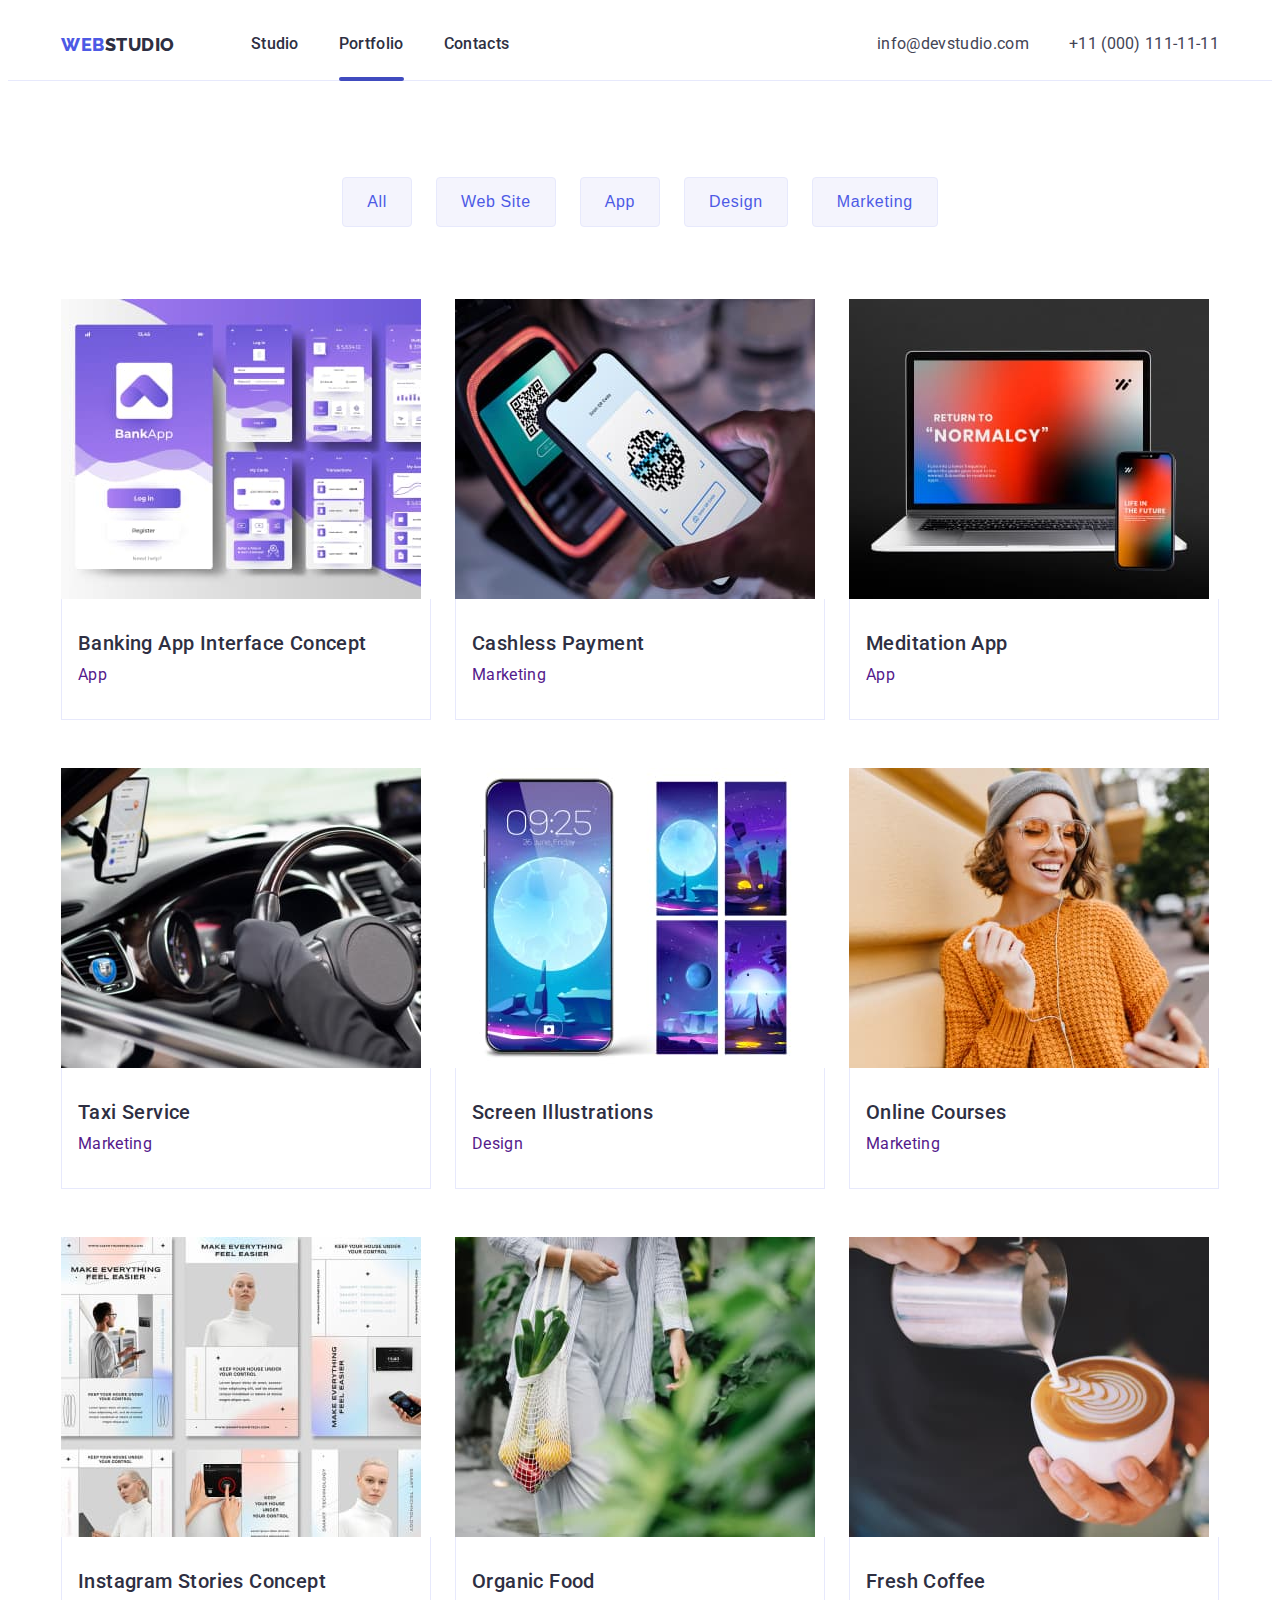
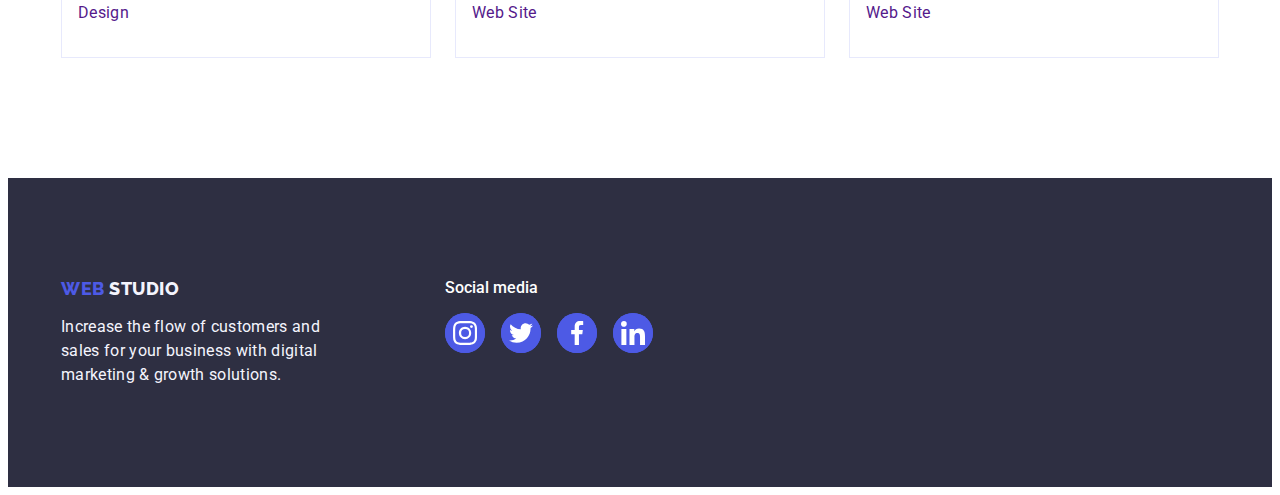
<file: portfolio.html>
<!DOCTYPE html>
<html lang="en">
  <head>
    <link rel="stylesheet" href="css/styles.css" />
    <link rel="preconnect" href="https://fonts.googleapis.com" />
    <link rel="preconnect" href="https://fonts.gstatic.com" crossorigin />
    <link
      href="https://fonts.googleapis.com/css2?family=Raleway:wght@800&family=Roboto:wght@400;500;700;900&display=swap"
      rel="stylesheet"
    />
    <link rel="stylesheet" href="https://cdnjs.cloudflare.com/ajax/libs/modern-normalize/2.0.0/modern-normalize.min.css" integrity="sha512-4xo8blKMVCiXpTaLzQSLSw3KFOVPWhm/TRtuPVc4WG6kUgjH6J03IBuG7JZPkcWMxJ5huwaBpOpnwYElP/m6wg==" crossorigin="anonymous" referrerpolicy="no-referrer" />
    <meta charset="UTF-8" />
    <meta http-equiv="X-UA-Compatible" content="IE=edge" />
    <meta name="viewport" content="width=device-width, initial-scale=1.0" />
    <title>Portfolio - WebStudio</title>
  </head>

  <body>
    <header class="header-line">
      <div class="container top-line">
        <nav class="navigation">
          <a href="./index.html" class="logo">
            <span class="logo-accent">Web</span><span>Studio</span>
          </a>
          <ul class="top-menu">
            <li><a href="./index.html" class="nav-link link">Studio</a></li>
            <li>
              <a href="./portfolio.html" class="current-link nav-link link">Portfolio</a>
            </li>
            <li><a href="" class="nav-link link">Contacts</a></li>
          </ul>
        </nav>
        <address>
          <ul class="contacts">
            <li>
              <a href="mailto:info@devstudio.com" class="contact-link link"
                >info@devstudio.com</a
              >
            </li>
            <li>
              <a href="tel:+110001111111" class="contact-link link"
                >+11 (000) 111-11-11</a
              >
            </li>
          </ul>
        </address>
      </div>
    </header>

    <main>
        <section class="portfolio-section">
          <div class="container">
            <h1 class="visually-hidden"> Portfolio Page </h1>
              <ul class="filters">
                <li><button type="button" class="filter-button">All</button></li>
                <li><button type="button" class="filter-button">Web Site</button></li>
                <li><button type="button" class="filter-button">App</button></li>
                <li><button type="button" class="filter-button">Design</button></li>
                <li><button type="button" class="filter-button">Marketing</button></li>
              </ul>
            
          
            <ul class="projects-list">
              <li>
                <a href="" class="project-card">
                  <div class="project-image">
                <img class="img"
                  src="./images/portfolio1.jpg"
                  alt="screens of banking mobilephone aplication "
                  width="360"
                  height="300"
                />
                <div class="project-overlay">
                  <p>14 Stylish and User-Friendly App Design Concepts · Task Manager App · Calorie Tracker App · Exotic Fruit Ecommerce App · Cloud Storage App</p>
                </div>
                </div>
                <div class="card-description">
                  <h3 class="project-name">Banking App Interface Concept</h3>
                  <p class="project-type">App</p>
                </div>
                </a>
              </li>
              <li>
                <a href="" class="project-card">
                  <div class="project-image">
                <img class="img"
                  src="./images/portfolio2.jpg"
                  alt="payment by mobile phone"
                  width="360"
                  height="300"
                />
                <div class="project-overlay">
                  <p>14 Stylish and User-Friendly App Design Concepts · Task Manager App · Calorie Tracker App · Exotic Fruit Ecommerce App · Cloud Storage App</p>
                </div>
                </div>
                <div class="card-description">
                  <h3 class="project-name">Cashless Payment</h3>
                  <p class="project-type">Marketing</p>
                </div>
                </a>
              </li>
              <li>
                <a href="" class="project-card">
                  <div class="project-image">
                <img class="img"
                  src="./images/portfolio3.jpg"
                  alt="laptop and mobile phone with the same app on screen"
                  width="360"
                  height="300"
                />
                <div class="project-overlay">
                  <p>14 Stylish and User-Friendly App Design Concepts · Task Manager App · Calorie Tracker App · Exotic Fruit Ecommerce App · Cloud Storage App</p>
                </div>
                </div>
                <div class="card-description">
                  <h3 class="project-name">Meditation App</h3>
                  <p class="project-type">App</p>
                </div>
                </a>
              </li>
              <li>
                <a href="" class="project-card">
                  <div class="project-image">
                <img class="img"
                  src="./images/portfolio4.jpg"
                  alt="interior of car"
                  width="360"
                  height="300"
                />
                <div class="project-overlay">
                  <p>14 Stylish and User-Friendly App Design Concepts · Task Manager App · Calorie Tracker App · Exotic Fruit Ecommerce App · Cloud Storage App</p>
                </div>
                </div>
                <div class="card-description">
                  <h3 class="project-name">Taxi Service</h3>
                  <p class="project-type">Marketing</p>
                </div>
              </a>
              </li>
              <li>
                <a href="" class="project-card">
                  <div class="project-image">
                <img class="img"
                  src="./images/portfolio5.jpg"
                  alt="5 phone wallpapers"
                  width="360"
                  height="300"
                />
                <div class="project-overlay">
                  <p>14 Stylish and User-Friendly App Design Concepts · Task Manager App · Calorie Tracker App · Exotic Fruit Ecommerce App · Cloud Storage App</p>
                </div>
                </div>
                <div class="card-description">
                  <h3 class="project-name">Screen Illustrations</h3>
                  <p class="project-type">Design</p>
                </div>
              </a>
              </li>
              <li>
                <a href="" class="project-card">
                  <div class="project-image">
                <img class="img"
                  src="./images/portfolio6.jpg"
                  alt="happy woman look at the phone"
                  width="360"
                  height="300"
                />
                <div class="project-overlay">
                  <p>14 Stylish and User-Friendly App Design Concepts · Task Manager App · Calorie Tracker App · Exotic Fruit Ecommerce App · Cloud Storage App</p>
                </div>
                </div>
                <div class="card-description">
                  <h3 class="project-name">Online Courses</h3>
                  <p class="project-type">Marketing</p>
                </div>
              </a>
              </li>
              <li>
                <a href="" class="project-card">
                  <div class="project-image">
                <img class="img"
                  src="./images/portfolio7.jpg"
                  alt="some screenshots of instagram stories"
                  width="360"
                  height="300"
                />
                <div class="project-overlay">
                  <p>14 Stylish and User-Friendly App Design Concepts · Task Manager App · Calorie Tracker App · Exotic Fruit Ecommerce App · Cloud Storage App</p>
                </div>
                </div>
                <div class="card-description">
                  <h3 class="project-name">Instagram Stories Concept</h3>
                  <p class="project-type">Design</p>
                </div>
              </a>
              </li>
              <li>
                <a href="" class="project-card">
                  <div class="project-image">
                <img class="img"
                  src="images/portfolio8.jpg"
                  alt="fruit in a net held by a woman"
                  width="360"
                  height="300"
                />
                <div class="project-overlay">
                  <p>14 Stylish and User-Friendly App Design Concepts · Task Manager App · Calorie Tracker App · Exotic Fruit Ecommerce App · Cloud Storage App</p>
                </div>
                </div>
                <div class="card-description">
                  <h3 class="project-name">Organic Food</h3>
                  <p class="project-type">Web Site</p>
                </div>
              </a>
              </li>
              <li>
                <a href="" class="project-card">
                  <div class="project-image">
                <img class="img"
                  src="images/portfolio9.jpg"
                  alt="making a pattern on coffee close-up"
                  width="360"
                  height="300"
                />
                <div class="project-overlay">
                  <p>14 Stylish and User-Friendly App Design Concepts · Task Manager App · Calorie Tracker App · Exotic Fruit Ecommerce App · Cloud Storage App</p>
                </div>
                </div>
                <div class="card-description">
                  <h3 class="project-name">Fresh Coffee</h3>
                  <p class="project-type">Web Site</p>
                </div>
              </a>
              </li>
            </ul>
          </div>
          </section>
      
      </main>

      





      <footer class="footer-bg">
        <div class="container footer-wrapper">
          <div>
            <a href="./index.html" class="footer-logo">
              <span class="logo-accent">Web</span>
              <span class="logo-accent-white">Studio</span>
            </a>
            <p class="footer-slogan">
              Increase the flow of customers and sales for your business with
              digital marketing & growth solutions.
            </p>
          </div>
          <div class="footer-social">
            <span class="footer-social-title">Social media</span>
            <ul class="footer-social-icons">
              <li>
                  <a href="" class="social-icon-footer">
                      <svg width="24px" height="24px">
                          <use href="./images/icons.svg#icon-instagrambig"></use>
                      </svg>
                  </a>    
              </li>
              <li>
                  <a href="" class="social-icon-footer">
                      <svg width="24px" height="24px">
                          <use href="./images/icons.svg#icon-twitterbig"></use>
                      </svg>
                  </a>    
              </li>
              <li>
                  <a href="" class="social-icon-footer">
                      <svg width="24px" height="24px">
                          <use href="./images/icons.svg#icon-facebookbig"></use>
                      </svg>
                  </a>    
              </li>
              <li>
                  <a href="" class="social-icon-footer">
                      <svg width="24px" height="24px">
                          <use href="./images/icons.svg#icon-linkedinbig"></use>
                      </svg>
                  </a>    
              </li>
            </ul>
          </div>
        </div>
      </footer>
    
  </body>
  
  </html>
</file>
<file: css/styles.css>
body {
  font-family: "Roboto", sans-serif;
  color: var(--text);
  background-color: #ffffff;
  font-size: 16px;
  font-weight: 400;
}

:root {
  --dark: #2e2f42;
  --text: #434455;
  --primary-brand: #4d5ae5;
  --link-active: #404bbf;
  --white: #fff;
  --light: #f4f4fd;
  --cornflower: #e7e9fc;
  --button-shadow: rgba(0, 0, 0, 0.15);
  --portfolio-shadow: 0px 2px 1px 0px rgba(46, 47, 66, 0.08),
    0px 1px 1px 0px rgba(46, 47, 66, 0.16),
    0px 1px 6px 0px rgba(46, 47, 66, 0.08);
  --success: #31d0aa;
  --light-slate: #8e8f99;
  --dairy: #fcfcfc;
  --standard-animation: 250ms cubic-bezier(0.4, 0, 0.2, 1);
}

.link {
  text-decoration: none;
}

h1,
h2,
h3,
h4,
h5,
h6,
p{
  margin: 0;
}

button{
  cursor: pointer;
  border: none;
  border-radius: 4px;
}

ul,
ol{
  list-style: none;
  margin: 0;
  padding-left: 0;
}

a{
  text-decoration: none;
  /*color: inherit; */
}

.visually-hidden {
  position: absolute;
  width: 1px;
  height: 1px;
  margin: -1px;
  border: 0;
  padding: 0;
  
  white-space: nowrap;
  clip-path: inset(100%);
  clip: rect(0 0 0 0);
  overflow: hidden;
}


.logo {
  color: var(--dark);
  text-decoration: none;
  font-family: "Raleway";
  font-size: 18px;
  font-weight: 800;
  line-height: 1.17;
  letter-spacing: 0.54px;
  text-transform: uppercase;
  padding-top: 25.5px;
  padding-bottom: 25.5px;
}

.logo-accent {
  color: var(--primary-brand);
}

.top-menu {
  display: flex;
  gap: 40px;
  list-style-type: none;
  padding: 24px 0;
  margin: 0;
  margin-left: 76px;
}

.nav-link{
  color: var(--dark);
  font-size: 16px;
  font-weight: 500;
  line-height: 150%;
  letter-spacing: 0.32px;
  transition: color var(--standard-animation);
}

.link:hover,
.link:focus {
  color: var(--link-active);
}

.contacts {
  display: flex;
  gap: 40px;
  list-style-type: none;
  padding-left: 0;
  padding-top: 24px;
  padding-bottom: 24px;
  margin: 0;
}

.contact-link {
  font-style: normal;
  color: var(--text);
  font-size: 16px;
  line-height: 150%;
  letter-spacing: 0.32px;
  transition: color var(--standard-animation);
}

.hero-image {
  background-image: linear-gradient(to bottom, rgba(46, 47, 66, 0.7), rgba(46, 47, 66, 0.7)),    url('../images/people-office-1.jpg');
  background-size: cover;
  background-repeat: no-repeat; 
  padding-bottom: 188px;
  padding-top: 188px;
  text-align: center;
  max-width: 1400px;
  height: 600px;
  margin: 0 auto;
}

.title {
  color: var(--white);
  text-align: center;
  font-size: 56px;
  font-weight: 700;
  line-height: 107.143%;
  letter-spacing: 1.12px;
  margin: 0 auto;
  margin-bottom: 48px;
  width: 496px;
}

.hero-button {
  cursor: pointer;
  background: var(--primary-brand);
  color: var(--white);
  font-size: 16px;
  font-weight: 500;
  line-height: 150%;
  letter-spacing: 0.64px;
  font-style: "inherit";
  padding: 16px 32px;
  border-radius: 4px;
  box-shadow: 0px 4px 4px 0px var(--button-shadow);
  border: none;
  transition: color var(--standard-animation);
}

.hero-button:hover,
.hero-button:focus {
  background-color: var(--link-active);
}

.feature-list {
  display: flex;
  gap: 24px;
  list-style-type: none;
  margin: 0px;
  padding: 0px
}

.feature {
  color: var(--dark);
  font-size: 20px;
  font-weight: 500;
  line-height: 120%;
  letter-spacing: 0.4px;
  margin-bottom: 8px;
  margin-top: 0px;
}

.feature-description {
  font-size: 16px;
  line-height: 150%;
  letter-spacing: 0.32px;
  margin: 0px;
}

.spec-header {
  color: var(--dark);
  text-align: center;
  font-size: 36px;
  font-weight: 700;
  line-height: 111.111%;
  letter-spacing: 0.72px;
  text-transform: capitalize;
  margin: 0px;
  margin-bottom: 72px;
}

.team-header {
  color: var(--dark);
  text-align: center;
  font-size: 36px;
  font-weight: 700;
  line-height: 111.111%;
  letter-spacing: 0.72px;
  text-transform: capitalize;
  margin-bottom: 72px;
}

.header {
  color: var(--dark);
  text-align: center;
  font-size: 36px;
  font-weight: 700;
  line-height: 111.111%;
  letter-spacing: 0.72px;
  text-transform: capitalize;
  padding-top: 0px;
  padding: 24px 0;
}
.spec-list {
  display: flex;
  gap: 24px;
  justify-content: center;
  list-style-type: none;
  padding: 0;
  margin: 0;
}
.team-list {
  display: flex;
  gap: 24px;
  justify-content: center;
  list-style-type: none;
  margin: 0;
  padding: 0;
}
.team-box {
  background: var(--light);
  padding: 120px 0;
}

.team-social-icons{
  display: flex;
  gap: 24px;
  margin-top: 8px;
  justify-content: center;
}

.icons-wrapper{
background:#4D5AE5;
border-radius: 50%;
display: flex;
justify-content: center;
align-items: center;
width: 40px;
height: 40px;
fill: var(--light);

}


.worker-name {
  color: var(--dark);
  text-align: center;
  font-size: 20px;
  font-weight: 500;
  line-height: 120%;
  letter-spacing: 0.4px;
  padding: 0px;
  margin: 0;
  margin-bottom: 8px;
  
}

.work-name1{
  padding-top: 32px;
  padding-bottom: 32px;
}

.worker-description {
  text-align: center;
  font-size: 16px;
  line-height: 150%;
  letter-spacing: 0.32px;
  margin: 0;
}
.footer-bg {
  background: var(--dark);
  padding: 100px 0;
}
.logo-accent-white {
  color: var(--light);
}
.footer-slogan {
  color: var(--light);
  font-style: normal;
  font-size: 16px;
  line-height: 150%;
  letter-spacing: 0.32px;
  width: 264px;
  margin: 0%;
  margin-top: 16px;
}

.footer-logo{
  color: var(--dark);
  text-decoration: none;
  font-family: "Raleway";
  font-size: 18px;
  font-weight: 800;
  line-height: 1.17;
  letter-spacing: 0.54px;
  text-transform: uppercase;

}

.filters {
  display: flex;
  justify-content: center;
  gap: 24px;
  list-style-type: none;
  margin-bottom: 72px;
  padding-left: 0px;
  
}

.filter-button {
  color: var(--primary-brand);
  background: var(--light);
  text-align: center;
  font-size: 16px;
  font-weight: 500;
  line-height: 150%;
  letter-spacing: 0.64px;
  font-style: "inherit";
  cursor: pointer;
  padding: 12px 24px;
  border-radius: 4px;
  border: 1px solid var(--cornflower);
  transition: background-color var(--standard-animation),
    color var(--standard-animation), box-shadow var(--standard-animation),
    border var(--standard-animation);
}
.filter-button:hover,
.filter-button:focus {
  background-color: var(--link-active);
  color: var(--light);
  box-shadow: 0px 2px 2px 0px rgba(0, 0, 0, 0.12),
    0px 2px 1px 0px rgba(0, 0, 0, 0.08), 0px 3px 1px 0px rgba(0, 0, 0, 0.1);
  border: 1px solid var(--link-active);
}

.projects-list {
  list-style-type: none;
  display: flex;
  flex-wrap: wrap;
  row-gap: 48px;
  column-gap: 24px;
  margin: 0;
  padding: 0;
}

.projects-list li:hover {

box-shadow: var(--portfolio-shadow);
cursor: pointer;

}
.project-name {
  color: var(--dark);
  font-size: 20px;
  font-weight: 500;
  line-height: 120%;
  letter-spacing: 0.4px;
  margin-top: 0;
  margin-bottom: 8px;
}
.project-type {
  font-size: 16px;
  line-height: 150%;
  letter-spacing: 0.32px;
  margin: 0;
}

.container {
  width: 1158px;
  padding: 0px 15px;
  margin: 0 auto;
}

.section {
  padding-top: 120px;
  padding-bottom: 120px;
}

.section-header{
  color:var(--dark);
  text-align: center;
  font-size: 36px;
  font-weight: 700;
  line-height: 1.11;
  letter-spacing: 0.72px;
  text-transform: capitalize;
  margin-bottom: 72px;
}

.doing-section{
  padding-top: 0;
  padding-bottom: 120px;
}


.top-line {
  display: flex;
  align-items: center;
}

.navigation {
  display: flex;
  align-items: center;
  margin-right: auto;
}

.header-line {
  border-bottom: 1px solid var(--cornflower);
}
.team-list > li {
  background-color: var(--white);
  box-shadow: 0px 2px 1px 0px rgba(46, 47, 66, 0.08),
    0px 1px 1px 0px rgba(46, 47, 66, 0.16),
    0px 1px 6px 0px rgba(46, 47, 66, 0.08);
  border-radius: 0px 0px 4px 4px;
}

.projects-list > li {
  flex-basis: calc((100% - 48px) / 3);
}

.card-description {
  background-color: var(--white);
  border-color: var(--cornflower);
  border-style: solid;
  border-right-width: 1px;
  border-bottom-width: 1px;
  border-left-width: 1px;
  border-top-width: 0;
  padding: 32px 16px;
}

.projects-list img {
  display: block;
}
.team-list img {
  display: block;
}

img{
  display: block;
  max-width:100%;
  height: auto;
}

.feature-icon{
  box-sizing: content-box;
  background-color: var(--light);
  width: 100%;
  border-radius: 4px;
  padding-top: 24px;
  padding-bottom: 24px;

}

.customers {
  display: flex;
  gap: 24px;
  justify-content: center;
}



.footer-wrapper{
  display: flex;
}

.footer-social-title{
  color:var(--white);
  font-weight: 500;
}

.footer-social-icons{
  display: flex;
  gap: 16px;


}

.footer-social-icons li {
  display: flex;
  margin-top: 16px;
  justify-content: center;
  background:#4D5AE5;
  width: 40px;
height: 40px;
gap: 24px;
border-radius: 50%;
align-items: center;
  
}

.footer-social-icons :is(:hover, :focus){
  background-color: var(--success);
  cursor: pointer;
}

.footer-social{
margin-left: 120px;
}

.footer-social-icons svg:hover{

  cursor: pointer;

}

.portfolio-section{
  padding-top: 96px;
  padding-bottom: 120px;
}

.customer-icon{ 
  fill: #8E8F99;
  width: 168px;
  height: 88px;
  flex-shrink: 0;
  border: 1px solid #8E8F99;
  border-radius: 4px;
  padding:16px 32px;
  transition: border-color var(--standard-animation),

}

.customer-icon:hover {
border-color: var(--link-active);
fill: var(--link-active);
cursor: pointer;
}




.social-icon {
  display: flex;
  width: 40px;
  height: 40px;
  border-radius: 50%;
  align-items: center;
  justify-content: center;
  background-color: var(--primary-brand);
  fill: white;
  transition: border-color var(--standard-animation),
}

.social-icon:hover,
.social-icon:focus {
  background-color: var(--link-active);
}

.social-icon-footer {
  display: flex;
  width: 40px;
  height: 40px;
  border-radius: 50%;
  align-items: center;
  justify-content: center;
  background-color: var(--primary-brand);
  fill: white;
  transition: border-color var(--standard-animation),
}

.social-icon-footer:hover,
.social-icon-footer:focus {
  background-color: var(--success);
}

.project-card:focus .project-overlay,
.project-card:hover .project-overlay {
  transform: translateY(0);
}

.project-image {
  position: relative;
  overflow: hidden;
}
.project-overlay {
  position: absolute;
  top: 0;
  left: 0;
  width: 100%;
  height: 100%;
  padding-top: 40px;
  padding-left: 32px;
  padding-right: 32px;
  background-color: var(--primary-brand);
  color: var(--light);
  line-height: 1.5;
  letter-spacing: 0.32px;
  transform: translateY(100%);
  transition: transform var(--standard-animation);
}

.project-card {
  display: block;
  transition: box-shadow var(--standard-animation);
}
.project-card:focus,
.project-card:hover {
  box-shadow: var(--portfolio-shadow);
}

.project-card:focus .project-overlay,
.project-card:hover .project-overlay {
  transform: translateY(0);
}

.project-image {
  position: relative;
  overflow: hidden;
}

.modal {
  position: fixed;
  left: 0;
  right: 0;
  top: 0;
  bottom: 0;
  display: flex;
  justify-content: center;
  background-color: hsla(237, 18%, 22%, 0.4);
  opacity: 100%;
  transition: opacity var(--standard-animation);
}

.is-hidden {
  pointer-events: none;
  visibility: hidden;
  opacity: 0;
}

.modal-body {
  position: relative;
  margin-top: 80px;
  width: 408px;
  height: 584px;
  border-radius: 4px;
  background-color: var(--dairy);
  box-shadow: 0px 2px 1px 0px rgba(0, 0, 0, 0.2),
    0px 1px 3px 0px rgba(0, 0, 0, 0.12), 0px 1px 1px 0px rgba(0, 0, 0, 0.14);
  scale: 1;
  transition: scale var(--standard-animation);
}

.modal-close-button {
  position: absolute;
  top: 24px;
  right: 24px;
  display: flex;
  justify-content: center;
  align-items: center;
  background-color: var(--cornflower);
  border-radius: 50%;
  width: 24px;
  height: 24px;
  fill: var(--dark);
  border: 1px solid rgba(0, 0, 0, 0.1);
  transition: background-color var(--standard-animation),
    border var(--standard-animation), fill var(--standard-animation);
}

.modal-close-button:hover,
.modal-close-button:focus {
  background-color: var(--link-active);
  fill: var(--white);
  border: 1px solid var(--link-active);
}

.is-hidden .modal-body {
  scale: 0;
}

.modal:not(.is-hidden) .modal-body {
  scale: 1;
}

.current-link {
  position: relative;
}
.current-link::after {
  content: "";
  display: block;
  position: absolute;
  width: 100%;
  bottom: -27.5px;
  height: 4px;
  border-radius: 2px;
  background-color: var(--link-active);
}

.current-link {
  position: relative;
}
.current-link::after {
  content: "";
  display: block;
  position: absolute;
  width: 100%;
  bottom: -27.5px;
  height: 4px;
  border-radius: 2px;
  background-color: var(--link-active);
}
</file>
